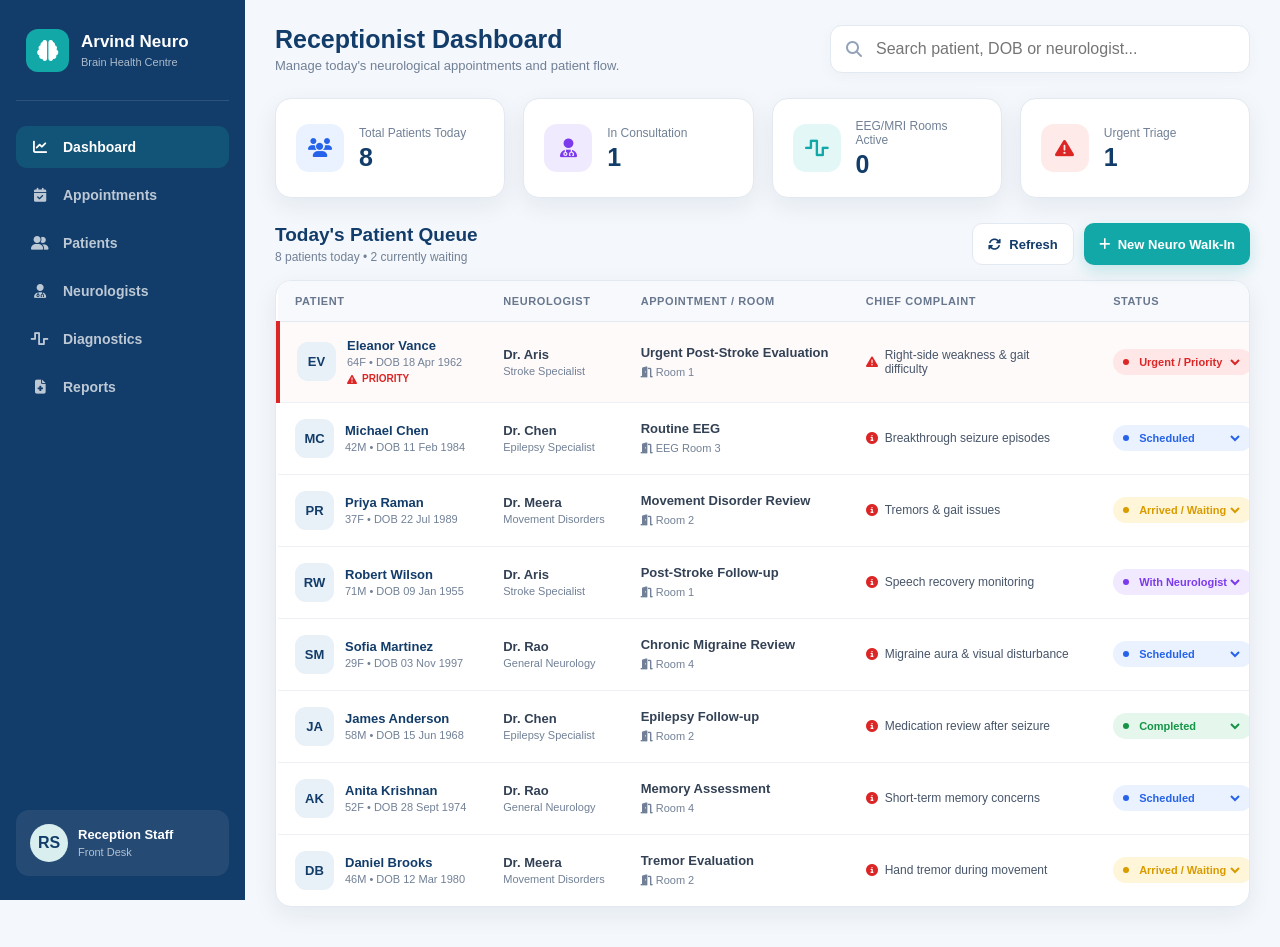
<file: dashboard.html>
<!DOCTYPE html>
<html lang="en">
<head>
    <meta charset="UTF-8">
    <meta name="viewport" content="width=device-width, initial-scale=1.0">

    <title>NeuroCentre | Receptionist Dashboard</title>

    <!-- Font Awesome -->
    <link
        rel="stylesheet"
        href="https://cdnjs.cloudflare.com/ajax/libs/font-awesome/6.5.2/css/all.min.css"
    >

    <link rel="stylesheet" href="dashboardCss.css">

</head>


<body>

<div class="dashboard">


    <!-- =========================================================
         SIDEBAR
    ========================================================= -->

    <aside class="sidebar">

        <div class="brand">

            <div class="brand-icon">
                <i class="fa-solid fa-brain"></i>
            </div>

            <div class="brand-text">
                <strong>Arvind Neuro</strong>
                <span>Brain Health Centre</span>
            </div>

        </div>


        <nav class="nav-menu">

            <a href="#" class="nav-item active">
                <i class="fa-solid fa-chart-line"></i>
                <span>Dashboard</span>
            </a>

            <a href="#" class="nav-item">
                <i class="fa-solid fa-calendar-check"></i>
                <span>Appointments</span>
            </a>

            <a href="#" class="nav-item">
                <i class="fa-solid fa-user-group"></i>
                <span>Patients</span>
            </a>

            <a href="#" class="nav-item">
                <i class="fa-solid fa-user-doctor"></i>
                <span>Neurologists</span>
            </a>

            <a href="#" class="nav-item">
                <i class="fa-solid fa-wave-square"></i>
                <span>Diagnostics</span>
            </a>

            <a href="#" class="nav-item">
                <i class="fa-solid fa-file-medical"></i>
                <span>Reports</span>
            </a>

        </nav>


        <div class="sidebar-bottom">

            <div class="staff-card">

                <div class="staff-avatar">
                    RS
                </div>

                <div class="staff-info">
                    <strong>Reception Staff</strong>
                    <span>Front Desk</span>
                </div>

            </div>

        </div>

    </aside>



    <!-- =========================================================
         MAIN
    ========================================================= -->

    <main class="main">


        <!-- TOP BAR -->

        <header class="topbar">

            <div class="page-title">

                <h1>Receptionist Dashboard</h1>

                <p>
                    Manage today's neurological appointments and patient flow.
                </p>

            </div>


            <div class="search-wrapper">

                <i class="fa-solid fa-magnifying-glass"></i>

                <input
                    type="search"
                    id="globalSearch"
                    placeholder="Search patient, DOB or neurologist..."
                    autocomplete="off"
                >

            </div>

        </header>



        <!-- =====================================================
             KPI METRICS
        ====================================================== -->

        <section class="metrics-grid">


            <div class="metric-card">

                <div class="metric-icon blue">
                    <i class="fa-solid fa-users"></i>
                </div>

                <div class="metric-info">

                    <span>Total Patients Today</span>

                    <strong id="totalPatients">
                        0
                    </strong>

                </div>

            </div>



            <div class="metric-card">

                <div class="metric-icon purple">
                    <i class="fa-solid fa-user-doctor"></i>
                </div>

                <div class="metric-info">

                    <span>In Consultation</span>

                    <strong id="inConsultation">
                        0
                    </strong>

                </div>

            </div>



            <div class="metric-card">

                <div class="metric-icon teal">
                    <i class="fa-solid fa-wave-square"></i>
                </div>

                <div class="metric-info">

                    <span>EEG/MRI Rooms Active</span>

                    <strong id="roomsActive">
                        0
                    </strong>

                </div>

            </div>



            <div class="metric-card">

                <div class="metric-icon red">
                    <i class="fa-solid fa-triangle-exclamation"></i>
                </div>

                <div class="metric-info">

                    <span>Urgent Triage</span>

                    <strong id="urgentCount">
                        0
                    </strong>

                </div>

            </div>

        </section>



        <!-- =====================================================
             APPOINTMENT QUEUE
        ====================================================== -->

        <section class="queue-section">


            <div class="queue-header">

                <div class="queue-title">

                    <h2>
                        Today's Patient Queue
                    </h2>

                    <p id="queueSummary">
                        Loading appointments...
                    </p>

                </div>


                <div class="queue-actions">

                    <button
                        type="button"
                        class="refresh-btn"
                        id="refreshBtn"
                    >
                        <i class="fa-solid fa-rotate"></i>
                        Refresh
                    </button>


                    <button
                        type="button"
                        class="walkin-btn"
                        id="openWalkin"
                    >
                        <i class="fa-solid fa-plus"></i>
                        New Neuro Walk-In
                    </button>

                </div>

            </div>



            <!-- TABLE -->

            <div class="table-wrapper">

                <div class="table-scroll">

                    <table>

                        <thead>

                            <tr>

                                <th>Patient</th>

                                <th>Neurologist</th>

                                <th>Appointment / Room</th>

                                <th>Chief Complaint</th>

                                <th>Status</th>

                                <th>Quick Action</th>

                            </tr>

                        </thead>


                        <tbody id="patientTableBody">
                        </tbody>

                    </table>

                </div>


                <div
                    class="empty-state"
                    id="emptyState"
                >

                    <i class="fa-solid fa-user-slash"></i>

                    <div>
                        No patients found.
                    </div>

                </div>

            </div>

        </section>

    </main>

</div>



<!-- =============================================================
     WALK-IN MODAL
============================================================= -->

<div
    class="modal-overlay"
    id="walkinModal"
    aria-hidden="true"
>

    <div
        class="modal"
        role="dialog"
        aria-modal="true"
        aria-labelledby="walkinTitle"
    >


        <div class="modal-header">

            <div>

                <h2 id="walkinTitle">
                    New Neuro Walk-In
                </h2>

                <p>
                    Add an urgent patient directly to today's queue.
                </p>

            </div>


            <button
                type="button"
                class="close-modal"
                id="closeWalkin"
                aria-label="Close"
            >
                <i class="fa-solid fa-xmark"></i>
            </button>

        </div>



        <form
            class="walkin-form"
            id="walkinForm"
        >

            <div class="form-grid">


                <div class="form-group">

                    <label for="walkinName">
                        Patient Name *
                    </label>

                    <input
                        type="text"
                        id="walkinName"
                        required
                        placeholder="Enter patient name"
                    >

                </div>


                <div class="form-group">

                    <label for="walkinAgeGender">
                        Age / Gender *
                    </label>

                    <input
                        type="text"
                        id="walkinAgeGender"
                        required
                        placeholder="Example: 64F"
                    >

                </div>


                <div class="form-group">

                    <label for="walkinDob">
                        Date of Birth
                    </label>

                    <input
                        type="date"
                        id="walkinDob"
                    >

                </div>


                <div class="form-group">

                    <label for="walkinDoctor">
                        Assigned Neurologist *
                    </label>

                    <select
                        id="walkinDoctor"
                        required
                    >

                        <option value="">
                            Select Neurologist
                        </option>

                        <option value="Dr. Aris|Stroke Specialist">
                            Dr. Aris - Stroke Specialist
                        </option>

                        <option value="Dr. Chen|Epilepsy Specialist">
                            Dr. Chen - Epilepsy Specialist
                        </option>

                        <option value="Dr. Meera|Movement Disorders">
                            Dr. Meera - Movement Disorders
                        </option>

                        <option value="Dr. Rao|General Neurology">
                            Dr. Rao - General Neurology
                        </option>

                    </select>

                </div>


                <div class="form-group">

                    <label for="walkinType">
                        Appointment Type *
                    </label>

                    <select
                        id="walkinType"
                        required
                    >

                        <option value="">
                            Select type
                        </option>

                        <option>
                            Urgent Neurology Evaluation
                        </option>

                        <option>
                            Post-Stroke Evaluation
                        </option>

                        <option>
                            Seizure / Epilepsy Review
                        </option>

                        <option>
                            Migraine Assessment
                        </option>

                        <option>
                            Movement Disorder Review
                        </option>

                    </select>

                </div>


                <div class="form-group">

                    <label for="walkinRoom">
                        Room
                    </label>

                    <select id="walkinRoom">

                        <option>
                            Triage Room
                        </option>

                        <option>
                            Consultation Room 1
                        </option>

                        <option>
                            Consultation Room 2
                        </option>

                        <option>
                            EEG Room 3
                        </option>

                        <option>
                            MRI Room
                        </option>

                    </select>

                </div>


                <div class="form-group full">

                    <label for="walkinComplaint">
                        Chief Complaint / Alert *
                    </label>

                    <textarea
                        id="walkinComplaint"
                        required
                        placeholder="Example: Sudden weakness, seizure follow-up, severe migraine aura..."
                    ></textarea>

                </div>


                <div class="urgent-notice">

                    <i class="fa-solid fa-triangle-exclamation"></i>

                    This walk-in will automatically be marked
                    <strong>Urgent / Priority</strong>.

                </div>

            </div>


            <div class="form-actions">

                <button
                    type="button"
                    class="cancel-btn"
                    id="cancelWalkin"
                >
                    Cancel
                </button>

                <button
                    type="submit"
                    class="submit-btn"
                >
                    <i class="fa-solid fa-plus"></i>
                    Add Priority Patient
                </button>

            </div>

        </form>

    </div>

</div>



<!-- =============================================================
     TOAST
============================================================= -->

<div
    class="toast"
    id="toast"
    aria-live="polite"
>

    <i class="fa-solid fa-circle-check"></i>

    <span id="toastMessage">
        Updated successfully
    </span>

</div>

<script src="dashboardjs.js"> </script>

</body>
</html>
</file>
<file: dashboardCss.css>
:root {
            --primary: #123c69;
            --primary-dark: #0c2c4e;
            --secondary: #13a8a8;

            --bg: #f4f7fb;
            --card: #ffffff;

            --text: #172b4d;
            --muted: #718096;
            --border: #e3e9f1;

            --blue: #2563eb;
            --yellow: #d89b00;
            --purple: #7c3aed;
            --green: #159447;
            --red: #dc2626;

            --sidebar-width: 245px;

            --shadow:
                0 8px 25px rgba(18, 60, 105, 0.07);

            --radius: 16px;
        }


        /* =========================================================
           RESET
        ========================================================= */

        * {
            margin: 0;
            padding: 0;
            box-sizing: border-box;
        }

        html {
            scroll-behavior: smooth;
        }

        body {
            font-family:
                Inter,
                -apple-system,
                BlinkMacSystemFont,
                "Segoe UI",
                sans-serif;

            background: var(--bg);
            color: var(--text);

            min-height: 100vh;
        }

        button,
        input,
        select {
            font: inherit;
        }

        button {
            cursor: pointer;
        }


        /* =========================================================
           DASHBOARD LAYOUT
        ========================================================= */

        .dashboard {
            display: flex;
            min-height: 100vh;
        }


        /* =========================================================
           SIDEBAR
        ========================================================= */

        .sidebar {
            width: var(--sidebar-width);

            position: fixed;
            left: 0;
            top: 0;
            bottom: 0;

            background: var(--primary);

            color: white;

            padding: 24px 16px;

            display: flex;
            flex-direction: column;

            z-index: 100;
        }


        /* LOGO */

        .brand {
            display: flex;
            align-items: center;
            gap: 12px;

            padding: 5px 10px 28px;

            border-bottom:
                1px solid rgba(255, 255, 255, 0.12);
        }

        .brand-icon {
            width: 43px;
            height: 43px;

            border-radius: 12px;

            background: var(--secondary);

            display: flex;
            align-items: center;
            justify-content: center;

            font-size: 21px;
        }

        .brand-text strong {
            display: block;
            font-size: 17px;
        }

        .brand-text span {
            font-size: 11px;
            opacity: 0.65;
        }


        /* NAVIGATION */

        .nav-menu {
            margin-top: 25px;
            display: flex;
            flex-direction: column;
            gap: 6px;
        }

        .nav-item {
            display: flex;
            align-items: center;
            gap: 13px;

            padding: 13px 14px;

            border-radius: 11px;

            color: rgba(255, 255, 255, 0.72);

            text-decoration: none;

            font-size: 14px;
            font-weight: 600;

            transition:
                background 0.25s ease,
                color 0.25s ease,
                transform 0.25s ease;
        }

        .nav-item i {
            width: 20px;
            text-align: center;
        }

        .nav-item:hover {
            background: rgba(255, 255, 255, 0.08);
            color: white;
            transform: translateX(3px);
        }

        .nav-item.active {
            background: rgba(19, 168, 168, 0.22);
            color: white;
        }


        /* SIDEBAR BOTTOM */

        .sidebar-bottom {
            margin-top: auto;
        }

        .staff-card {
            background: rgba(255, 255, 255, 0.08);

            border-radius: 13px;

            padding: 14px;

            display: flex;
            align-items: center;
            gap: 10px;
        }

        .staff-avatar {
            width: 38px;
            height: 38px;

            border-radius: 50%;

            background: #d9eeee;

            color: var(--primary);

            display: flex;
            align-items: center;
            justify-content: center;

            font-weight: 800;
        }

        .staff-info strong {
            display: block;
            font-size: 13px;
        }

        .staff-info span {
            font-size: 11px;
            opacity: 0.65;
        }


        /* =========================================================
           MAIN CONTENT
        ========================================================= */

        .main {
            margin-left: var(--sidebar-width);

            width: calc(100% - var(--sidebar-width));

            padding: 25px 30px 40px;
        }


        /* =========================================================
           TOP BAR
        ========================================================= */

        .topbar {
            display: flex;
            align-items: center;
            justify-content: space-between;

            gap: 20px;

            margin-bottom: 25px;
        }

        .page-title h1 {
            color: var(--primary);

            font-size: 25px;

            margin-bottom: 4px;
        }

        .page-title p {
            color: var(--muted);

            font-size: 13px;
        }


        /* SEARCH */

        .search-wrapper {
            position: relative;

            width: min(420px, 100%);
        }

        .search-wrapper i {
            position: absolute;

            left: 16px;
            top: 50%;

            transform: translateY(-50%);

            color: #94a3b8;
        }

        #globalSearch {
            width: 100%;

            height: 48px;

            border: 1px solid var(--border);

            background: white;

            border-radius: 12px;

            outline: none;

            padding: 0 18px 0 45px;

            color: var(--text);

            box-shadow: 0 4px 15px rgba(0,0,0,0.03);

            transition:
                border 0.25s ease,
                box-shadow 0.25s ease;
        }

        #globalSearch:focus {
            border-color: var(--secondary);

            box-shadow:
                0 0 0 3px rgba(19, 168, 168, 0.12);
        }


        /* =========================================================
           KPI CARDS
        ========================================================= */

        .metrics-grid {
            display: grid;

            grid-template-columns:
                repeat(4, minmax(0, 1fr));

            gap: 18px;

            margin-bottom: 25px;
        }

        .metric-card {
            background: var(--card);

            border: 1px solid var(--border);

            border-radius: var(--radius);

            padding: 20px;

            box-shadow: var(--shadow);

            display: flex;
            align-items: center;

            gap: 15px;

            transition:
                transform 0.3s ease,
                box-shadow 0.3s ease;
        }

        .metric-card:hover {
            transform: translateY(-4px);

            box-shadow:
                0 14px 35px rgba(18, 60, 105, 0.11);
        }

        .metric-icon {
            width: 48px;
            height: 48px;

            flex-shrink: 0;

            border-radius: 13px;

            display: flex;
            align-items: center;
            justify-content: center;

            font-size: 19px;
        }

        .metric-icon.blue {
            color: var(--blue);
            background: #eaf1ff;
        }

        .metric-icon.purple {
            color: var(--purple);
            background: #f0eaff;
        }

        .metric-icon.teal {
            color: var(--secondary);
            background: #e4f7f7;
        }

        .metric-icon.red {
            color: var(--red);
            background: #ffeaea;
        }

        .metric-info span {
            display: block;

            color: var(--muted);

            font-size: 12px;

            margin-bottom: 5px;
        }

        .metric-info strong {
            display: block;

            color: var(--primary);

            font-size: 25px;

            line-height: 1;
        }


        /* =========================================================
           QUEUE HEADER
        ========================================================= */

        .queue-header {
            display: flex;

            align-items: center;

            justify-content: space-between;

            gap: 15px;

            margin-bottom: 15px;
        }

        .queue-title h2 {
            color: var(--primary);

            font-size: 19px;
        }

        .queue-title p {
            color: var(--muted);

            font-size: 12px;

            margin-top: 4px;
        }

        .queue-actions {
            display: flex;

            align-items: center;

            gap: 10px;
        }

        .refresh-btn,
        .walkin-btn {
            border: none;

            border-radius: 10px;

            height: 42px;

            padding: 0 15px;

            font-size: 13px;

            font-weight: 700;

            display: flex;
            align-items: center;
            gap: 8px;

            transition:
                transform 0.2s ease,
                box-shadow 0.2s ease;
        }

        .refresh-btn {
            background: white;

            color: var(--primary);

            border: 1px solid var(--border);
        }

        .walkin-btn {
            background: var(--secondary);

            color: white;

            box-shadow:
                0 6px 15px rgba(19, 168, 168, 0.22);
        }

        .refresh-btn:hover,
        .walkin-btn:hover {
            transform: translateY(-2px);
        }


        /* =========================================================
           TABLE CONTAINER
        ========================================================= */

        .table-wrapper {
            background: white;

            border: 1px solid var(--border);

            border-radius: var(--radius);

            box-shadow: var(--shadow);

            overflow: hidden;
        }

        .table-scroll {
            overflow-x: auto;
        }

        table {
            width: 100%;

            min-width: 1150px;

            border-collapse: collapse;
        }

        thead {
            background: #f7f9fc;
        }

        th {
            text-align: left;

            padding: 14px 17px;

            color: #68778e;

            font-size: 11px;

            text-transform: uppercase;

            letter-spacing: 0.6px;

            font-weight: 800;

            border-bottom: 1px solid var(--border);

            white-space: nowrap;
        }

        td {
            padding: 16px 17px;

            border-bottom: 1px solid #edf1f6;

            vertical-align: middle;

            font-size: 13px;
        }

        tbody tr {
            transition:
                background 0.2s ease;
        }

        tbody tr:hover {
            background: #f9fbfd;
        }

        tbody tr:last-child td {
            border-bottom: none;
        }


        /* =========================================================
           PATIENT INFORMATION
        ========================================================= */

        .patient {
            display: flex;

            align-items: center;

            gap: 11px;
        }

        .patient-avatar {
            width: 39px;
            height: 39px;

            flex-shrink: 0;

            border-radius: 11px;

            background: #e8f0f8;

            color: var(--primary);

            display: flex;

            align-items: center;

            justify-content: center;

            font-size: 13px;

            font-weight: 800;
        }

        .patient-name {
            color: var(--primary);

            font-weight: 800;

            margin-bottom: 3px;
        }

        .patient-meta {
            color: var(--muted);

            font-size: 11px;
        }


        /* =========================================================
           NEUROLOGIST
        ========================================================= */

        .doctor-name {
            color: #334155;

            font-weight: 700;
        }

        .doctor-specialty {
            display: block;

            color: var(--muted);

            font-size: 11px;

            margin-top: 3px;
        }


        /* =========================================================
           APPOINTMENT DETAILS
        ========================================================= */

        .appointment-type {
            color: #334155;

            font-weight: 700;

            margin-bottom: 4px;
        }

        .room {
            color: var(--muted);

            font-size: 11px;
        }


        /* =========================================================
           CHIEF COMPLAINT
        ========================================================= */

        .complaint {
            display: flex;

            align-items: center;

            gap: 7px;

            max-width: 210px;

            color: #475569;

            font-size: 12px;
        }

        .complaint i {
            color: var(--red);
        }


        /* =========================================================
           STATUS BADGES
        ========================================================= */

        .status-badge {
            display: inline-flex;

            align-items: center;

            gap: 6px;

            border-radius: 20px;

            padding: 6px 10px;

            font-size: 11px;

            font-weight: 800;

            white-space: nowrap;
        }

        .status-badge::before {
            content: "";

            width: 6px;
            height: 6px;

            border-radius: 50%;

            background: currentColor;
        }

        .status-scheduled {
            color: var(--blue);
            background: #eaf1ff;
        }

        .status-waiting {
            color: var(--yellow);
            background: #fff5d8;
        }

        .status-neurologist {
            color: var(--purple);
            background: #f0e9ff;
        }

        .status-completed {
            color: var(--green);
            background: #e5f7ec;
        }

        .status-urgent {
            color: var(--red);
            background: #ffe7e7;

            animation: urgentPulse 1.6s infinite;
        }

        @keyframes urgentPulse {

            0%,
            100% {
                box-shadow: 0 0 0 0 rgba(220, 38, 38, 0.2);
            }

            50% {
                box-shadow:
                    0 0 0 5px rgba(220, 38, 38, 0.07);
            }
        }


        /* =========================================================
           STATUS SELECT
        ========================================================= */

        .status-select {
            border: none;

            outline: none;

            background: transparent;

            font-size: 11px;

            font-weight: 800;

            color: inherit;

            cursor: pointer;

            max-width: 145px;
        }


        /* =========================================================
           QUICK ACTION
        ========================================================= */

        .quick-checkin {
            border: none;

            background: #edf8f8;

            color: #0b8585;

            border-radius: 9px;

            padding: 8px 11px;

            font-size: 11px;

            font-weight: 800;

            white-space: nowrap;

            transition:
                background 0.2s ease,
                transform 0.2s ease;
        }

        .quick-checkin:hover {
            background: #d7f0f0;

            transform: translateY(-1px);
        }

        .quick-checkin.checked {
            background: #e5f7ec;

            color: var(--green);

            cursor: default;
        }


        /* =========================================================
           URGENT ROW
        ========================================================= */

        tr.priority-row {
            background: #fffafa;
        }

        tr.priority-row td:first-child {
            border-left: 4px solid var(--red);
        }

        .priority-label {
            display: inline-flex;

            align-items: center;

            gap: 5px;

            color: var(--red);

            font-size: 10px;

            font-weight: 900;

            margin-top: 5px;
        }


        /* =========================================================
           EMPTY SEARCH
        ========================================================= */

        .empty-state {
            display: none;

            padding: 45px 20px;

            text-align: center;

            color: var(--muted);
        }

        .empty-state i {
            font-size: 30px;

            margin-bottom: 10px;

            color: #b8c3d1;
        }


        /* =========================================================
           MODAL
        ========================================================= */

        .modal-overlay {
            position: fixed;

            inset: 0;

            background: rgba(8, 25, 45, 0.58);

            backdrop-filter: blur(4px);

            display: none;

            align-items: center;

            justify-content: center;

            padding: 20px;

            z-index: 1000;
        }

        .modal-overlay.show {
            display: flex;
        }

        .modal {
            width: min(620px, 100%);

            max-height: 90vh;

            overflow-y: auto;

            background: white;

            border-radius: 20px;

            box-shadow:
                0 30px 80px rgba(0,0,0,0.25);

            animation: modalIn 0.25s ease;
        }

        @keyframes modalIn {
            from {
                opacity: 0;
                transform: translateY(15px) scale(0.98);
            }

            to {
                opacity: 1;
                transform: translateY(0) scale(1);
            }
        }

        .modal-header {
            display: flex;

            justify-content: space-between;

            align-items: center;

            padding: 21px 24px;

            border-bottom: 1px solid var(--border);
        }

        .modal-header h2 {
            color: var(--primary);

            font-size: 20px;
        }

        .modal-header p {
            color: var(--muted);

            font-size: 12px;

            margin-top: 3px;
        }

        .close-modal {
            width: 36px;
            height: 36px;

            border: none;

            border-radius: 9px;

            background: #f1f5f9;

            color: #64748b;

            font-size: 16px;
        }

        .close-modal:hover {
            background: #e5eaf0;
        }


        /* FORM */

        .walkin-form {
            padding: 24px;
        }

        .form-grid {
            display: grid;

            grid-template-columns: repeat(2, 1fr);

            gap: 17px;
        }

        .form-group {
            display: flex;

            flex-direction: column;

            gap: 7px;
        }

        .form-group.full {
            grid-column: 1 / -1;
        }

        .form-group label {
            color: #34445a;

            font-size: 12px;

            font-weight: 800;
        }

        .form-group input,
        .form-group select,
        .form-group textarea {
            width: 100%;

            border: 1px solid var(--border);

            border-radius: 10px;

            padding: 11px 12px;

            outline: none;

            color: var(--text);

            background: #fbfcfe;

            transition:
                border 0.2s ease,
                box-shadow 0.2s ease;
        }

        .form-group textarea {
            min-height: 85px;

            resize: vertical;
        }

        .form-group input:focus,
        .form-group select:focus,
        .form-group textarea:focus {
            border-color: var(--secondary);

            box-shadow:
                0 0 0 3px rgba(19, 168, 168, 0.1);
        }

        .urgent-notice {
            grid-column: 1 / -1;

            background: #fff2f2;

            border: 1px solid #ffd3d3;

            color: #b42323;

            border-radius: 10px;

            padding: 11px 13px;

            font-size: 12px;

            display: flex;

            align-items: center;

            gap: 8px;
        }

        .form-actions {
            display: flex;

            justify-content: flex-end;

            gap: 10px;

            margin-top: 22px;
        }

        .cancel-btn,
        .submit-btn {
            border: none;

            border-radius: 10px;

            padding: 11px 17px;

            font-size: 13px;

            font-weight: 800;
        }

        .cancel-btn {
            background: #eef2f6;

            color: #536276;
        }

        .submit-btn {
            background: var(--red);

            color: white;

            box-shadow:
                0 6px 15px rgba(220, 38, 38, 0.18);
        }


        /* =========================================================
           TOAST
        ========================================================= */

        .toast {
            position: fixed;

            right: 25px;
            bottom: 25px;

            background: #16395b;

            color: white;

            padding: 13px 17px;

            border-radius: 11px;

            box-shadow:
                0 12px 30px rgba(0,0,0,0.18);

            font-size: 13px;

            display: flex;

            align-items: center;

            gap: 9px;

            transform: translateY(100px);

            opacity: 0;

            transition:
                transform 0.3s ease,
                opacity 0.3s ease;

            z-index: 2000;
        }

        .toast.show {
            transform: translateY(0);

            opacity: 1;
        }

        .toast i {
            color: #5ee1c9;
        }


        /* =========================================================
           RESPONSIVE
        ========================================================= */

        @media (max-width: 1100px) {

            .metrics-grid {
                grid-template-columns: repeat(2, 1fr);
            }

        }


        @media (max-width: 800px) {

            :root {
                --sidebar-width: 70px;
            }

            .sidebar {
                width: 70px;

                padding: 20px 10px;
            }

            .brand {
                justify-content: center;

                padding-left: 0;
                padding-right: 0;
            }

            .brand-text {
                display: none;
            }

            .nav-item {
                justify-content: center;

                padding: 13px;
            }

            .nav-item span {
                display: none;
            }

            .staff-card {
                justify-content: center;

                padding: 8px;
            }

            .staff-info {
                display: none;
            }

            .main {
                padding: 20px;

                margin-left: 70px;

                width: calc(100% - 70px);
            }

            .topbar {
                align-items: flex-start;

                flex-direction: column;
            }

            .search-wrapper {
                width: 100%;
            }

        }


        @media (max-width: 600px) {

            .main {
                padding: 15px;
            }

            .metrics-grid {
                grid-template-columns: 1fr;
            }

            .queue-header {
                align-items: flex-start;

                flex-direction: column;
            }

            .queue-actions {
                width: 100%;
            }

            .walkin-btn,
            .refresh-btn {
                flex: 1;

                justify-content: center;
            }

            .form-grid {
                grid-template-columns: 1fr;
            }

            .form-group.full,
            .urgent-notice {
                grid-column: auto;
            }

            .modal-header,
            .walkin-form {
                padding: 18px;
            }

        }


        /* =========================================================
           REDUCED MOTION
        ========================================================= */

        @media (prefers-reduced-motion: reduce) {

            *,
            *::before,
            *::after {
                scroll-behavior: auto !important;

                animation-duration: 0.01ms !important;

                transition-duration: 0.01ms !important;
            }

        }
</file>
